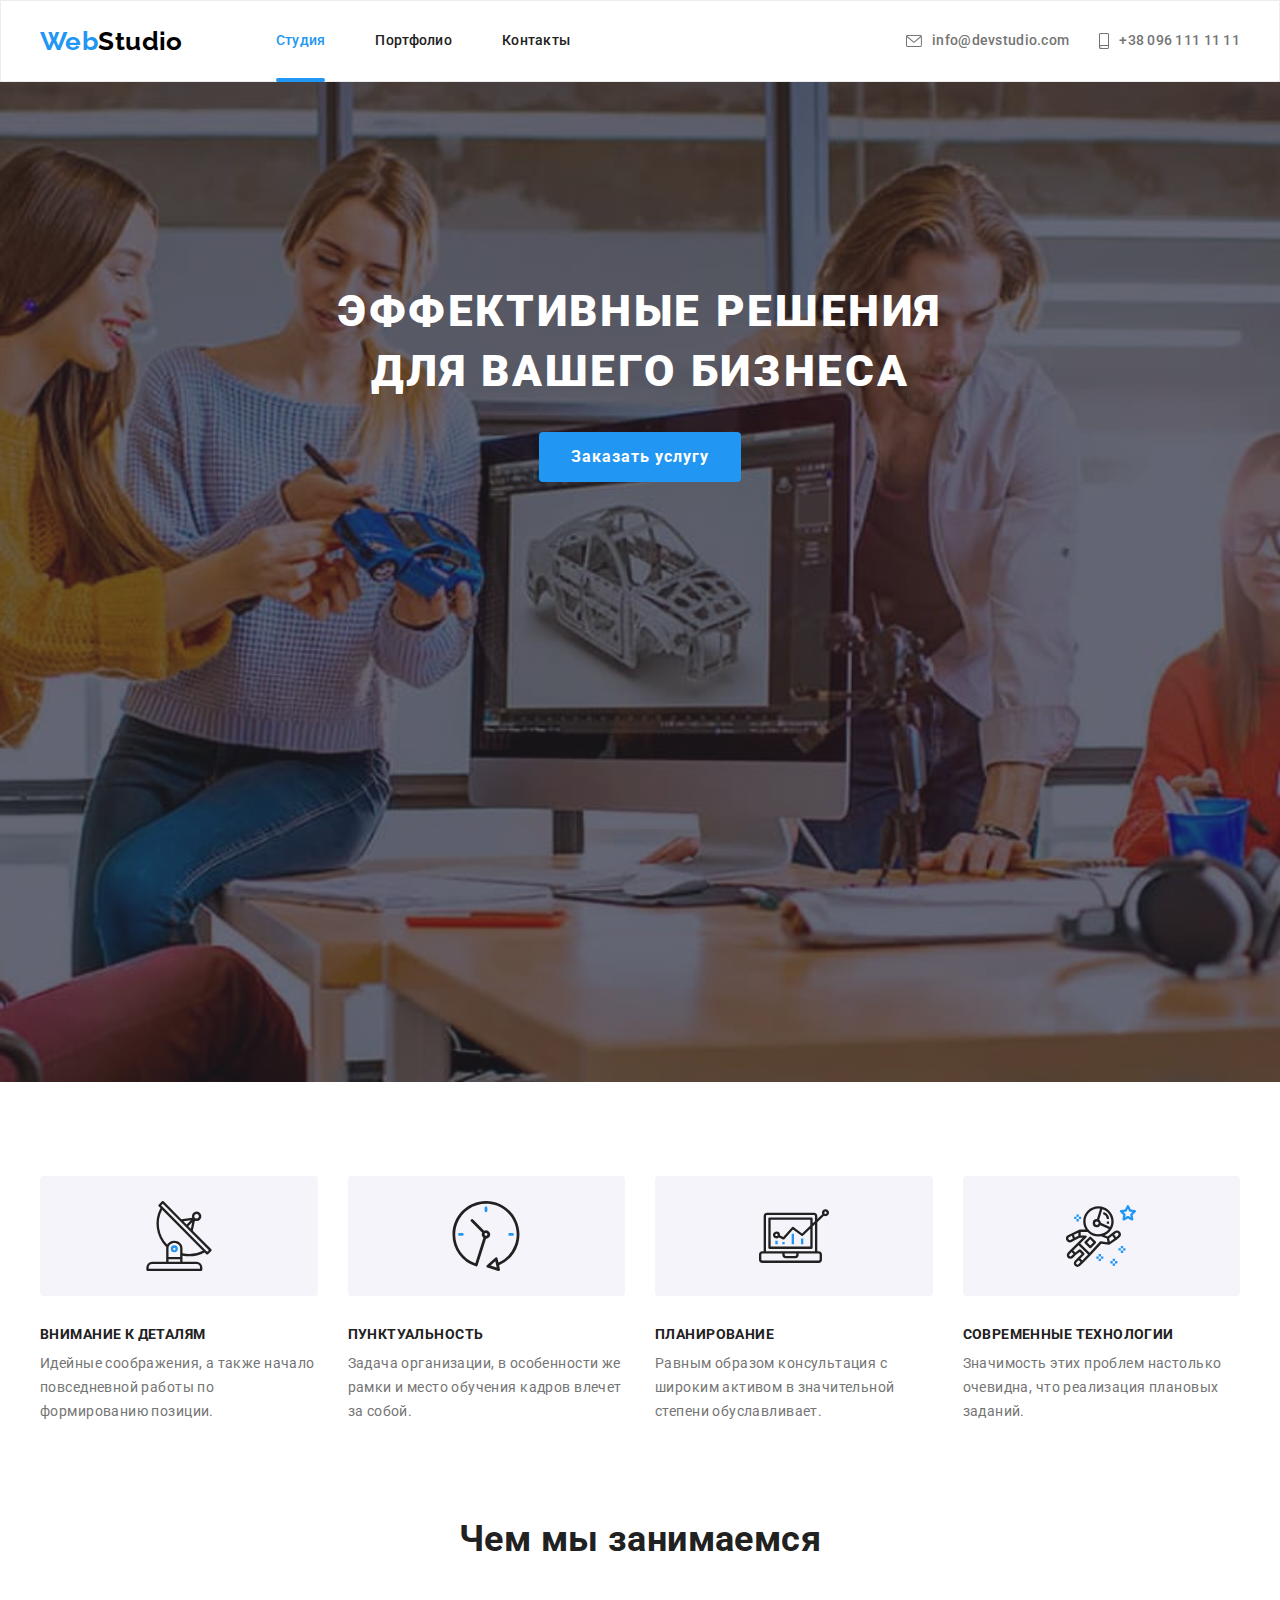
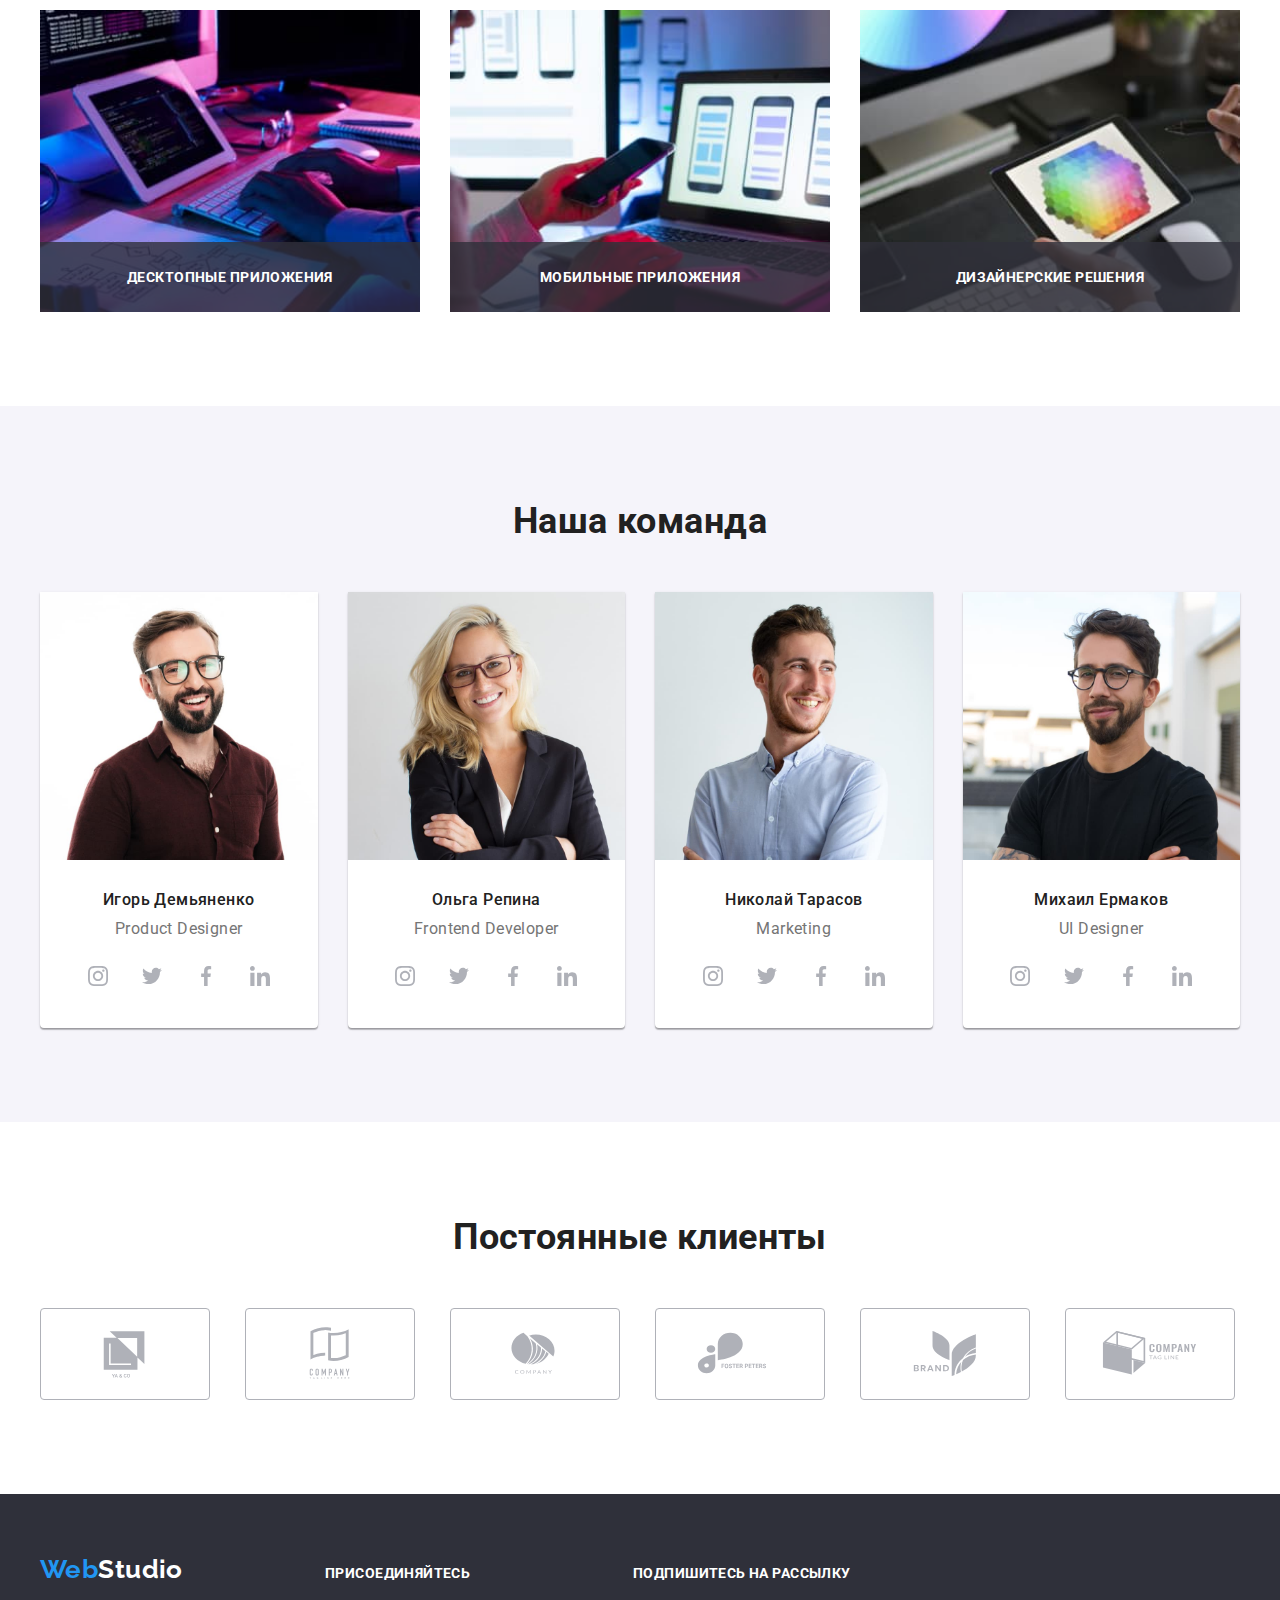
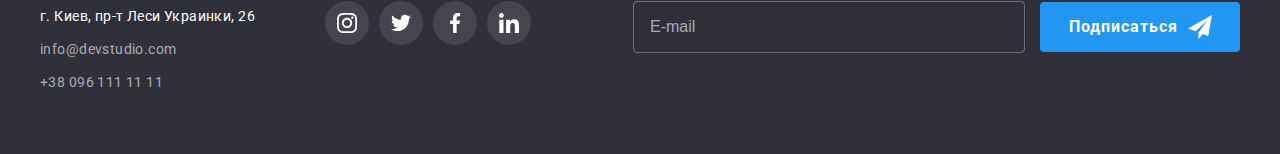
<file: index.html>
<!DOCTYPE html>
<html lang="ru">
<head>
    <meta charset="UTF-8">
    <meta http-equiv="X-UA-Compatible" content="IE=edge">
    <meta name="viewport" content="width=device-width, initial-scale=1.0">
    <title>Homework #2</title>
    <link rel="preconnect" href="https://fonts.googleapis.com">
    <link rel="preconnect" href="https://fonts.gstatic.com" crossorigin>
    <link href="https://fonts.googleapis.com/css2?family=Raleway:wght@700&family=Roboto:wght@400;500;700;900&display=swap" rel="stylesheet" />
    <link rel="stylesheet" href="https://cdnjs.cloudflare.com/ajax/libs/modern-normalize/1.1.0/modern-normalize.min.css" 
    integrity="sha512-wpPYUAdjBVSE4KJnH1VR1HeZfpl1ub8YT/NKx4PuQ5NmX2tKuGu6U/JRp5y+Y8XG2tV+wKQpNHVUX03MfMFn9Q==" 
    crossorigin="anonymous" referrerpolicy="no-referrer" />
    <link rel="stylesheet" href="./css/styles.css" />
</head>
<body>
    <!--Шапка-->
    <header class="header">
        <div class="header-section container">
            <nav class="nav">
                <a href="/" lang="en" class="link logo">
                    Web<span class="logo-header">Studio</span>
                </a>

                <ul class="menu-nav-list list">
                    <li class="menu-nav-item"> <a href="./index.html" class="menu-nav-link link current">Студия</a></li>
                    <li class="menu-nav-item"> <a href="./portfolio.html" class="menu-nav-link link">Портфолио</a></li>
                    <li class="menu-nav-item"> <a href="" class="menu-nav-link link">Контакты</a></li>
                </ul>
            </nav>
            <ul class="contacts-list list">
                <li lang="en" class="contacts-item"><a href="mailto:info@devstudio.com" class="menu-nav-link contacts-link link">
                    <svg class="contacts-icon" width="16" height="12"><use href="images/icons.svg#icon-envelope"></use></svg>
                    <span class="contacts-content">info@devstudio.com</span></a></li>
                <li class="contacts-item"><a href="tel:+380961111111" class="menu-nav-link contacts-link link">
                    <svg class="contacts-icon" width="10" height="16"><use href="images/icons.svg#icon-smartphone"></use></svg>
                    <span class="contacts-content">+38 096 111 11 11</span></a></li>
            </ul>
        </div>
    </header>
    <main>
        <!--Герой-->
        <section class="hero">
            <div class="container">
                <h1 class="hero-title title">Эффективные решения для вашего бизнеса</h1>
                <button type="button" class="hero-button button" data-modal-open>Заказать услугу</button>
            </div>
        </section>
            
        <!--Особенности-->
        <section class="features">
            <div class="container">
            <h2 class="title-hidden">Особенности</h2>
            <ul class="card-set list">
                <li class="features-item item">
                    <h3 class="secondary-title title">Внимание к деталям</h3>
                    <p class="features-text text">Идейные соображения, а также начало повседневной работы по формированию позиции.</p>
                </li>
                <li class="features-item item">
                    <h3 class="secondary-title title">Пунктуальность</h3>
                    <p class="features-text text">Задача организации, в особенности же рамки и место обучения кадров влечет за собой.</p>
                </li>
                <li class="features-item item">
                    <h3 class="secondary-title title">Планирование</h3>
                    <p class="features-text text">Равным образом консультация с широким активом в значительной степени обуславливает.</p>
                </li>
                <li class="features-item item">
                    <h3 class="secondary-title title">Современные технологии</h3>
                    <p class="features-text text">Значимость этих проблем настолько очевидна, что реализация плановых заданий.</p>
                </li>
            </ul>
            </div>
        </section>
        <!--Чем занимаются-->
        <section class="functions section">
            <div class="container">
            <h2 class="section-title title">Чем мы занимаемся</h2>
            <ul class="card-set list">
                <li class="functions-item item">
                    <h3 class="functions-title secondary-title title">Десктопные приложения</h3>
                    <img src="./images/box_1.jpg" alt="программирование" width="370"></li>
                <li class="functions-item item">
                    <h3 class="functions-title secondary-title title">Мобильные приложения</h3>
                    <img src="./images/box_2.jpg" alt="разработка мобильного дизайна" width="370"></li>
                <li class="functions-item item">
                    <h3 class="functions-title secondary-title title">Дизайнерские решения</h3>
                    <img src="./images/box_3.jpg" alt="подбор цветов на палитре" width="370"></li>
            </ul>
            </div>
        </section>
        <!--Команда-->
        <section class="team section">
            <div class="container">
                <h2 class="section-title title">Наша команда</h2>
                <ul class="card-set list">
                    <li class="team-item item">
                        <img src="./images/team_card_1.jpg" alt="Член команды" width="270" class="team-foto">
                            <h3 class="team-name">Игорь Демьяненко</h3>
                            <p lang="en" class="team-text text">Product Designer</p>
                            <ul class="social-list list">
                                <li class="social-item">
                                    <a href="" class="social-link">
                                        <svg class="social-icon" width="20" height="20">
                                            <use href="./images/icons.svg#icon-instagram"></use>
                                        </svg>
                                    </a>
                                </li>
                                <li class="social-item">
                                    <a href="" class="social-link">
                                        <svg class="social-icon" width="20" height="20">
                                            <use href="./images/icons.svg#icon-twitter"></use>
                                        </svg>
                                    </a>
                                </li>
                                <li class="social-item">
                                    <a href="" class="social-link">
                                        <svg class="social-icon" width="20" height="20">
                                            <use href="./images/icons.svg#icon-facebook"></use>
                                        </svg>
                                    </a>
                                </li>
                                <li class="social-item">
                                    <a href="" class="social-link">
                                        <svg class="social-icon" width="20" height="20">
                                            <use href="./images/icons.svg#icon-linkedin"></use>
                                        </svg>
                                    </a>
                                </li>
                            </ul>
                        
                    </li>
                    <li class="team-item item">
                        <img src="./images/team_card_2.jpg" alt="Член команды" width="270" class="team-foto">
                            <h3 class="team-name">Ольга Репина</h3>
                            <p lang="en" class="team-text text">Frontend Developer</p>
                            <ul class="social-list list">
                                <li class="social-item">
                                    <a href="" class="social-link">
                                        <svg class="social-icon" width="20" height="20">
                                            <use href="./images/icons.svg#icon-instagram"></use>
                                        </svg>
                                    </a>
                                </li>
                                <li class="social-item">
                                    <a href="" class="social-link">
                                        <svg class="social-icon" width="20" height="20">
                                            <use href="./images/icons.svg#icon-twitter"></use>
                                        </svg>
                                    </a>
                                </li>
                                <li class="social-item">
                                    <a href="" class="social-link">
                                        <svg class="social-icon" width="20" height="20">
                                            <use href="./images/icons.svg#icon-facebook"></use>
                                        </svg>
                                    </a>
                                </li>
                                <li class="social-item">
                                    <a href="" class="social-link">
                                        <svg class="social-icon" width="20" height="20">
                                            <use href="./images/icons.svg#icon-linkedin"></use>
                                        </svg>
                                    </a>
                                </li>
                            </ul>
                        
                    </li>
                    <li class="team-item item">
                        <img src="./images/team_card_3.jpg" alt="Член команды" width="270" class="team-foto">
                            <h3 class="team-name">Николай Тарасов</h3>
                            <p lang="en" class="team-text text">Marketing</p>
                            <ul class="social-list list">
                                <li class="social-item">
                                    <a href="" class="social-link">
                                        <svg class="social-icon" width="20" height="20">
                                            <use href="./images/icons.svg#icon-instagram"></use>
                                        </svg>
                                    </a>
                                </li>
                                <li class="social-item">
                                    <a href="" class="social-link">
                                        <svg class="social-icon" width="20" height="20">
                                            <use href="./images/icons.svg#icon-twitter"></use>
                                        </svg>
                                    </a>
                                </li>
                                <li class="social-item">
                                    <a href="" class="social-link">
                                        <svg class="social-icon" width="20" height="20">
                                            <use href="./images/icons.svg#icon-facebook"></use>
                                        </svg>
                                    </a>
                                </li>
                                <li class="social-item">
                                    <a href="" class="social-link">
                                        <svg class="social-icon" width="20" height="20">
                                            <use href="./images/icons.svg#icon-linkedin"></use>
                                        </svg>
                                    </a>
                                </li>
                            </ul>
                        
                    </li>
                    <li class="team-item item">
                        <img src="./images/team_card_4.jpg" alt="Член команды" width="270" class="team-foto">
                            <h3 class="team-name">Михаил Ермаков</h3>
                            <p lang="en" class="team-text text">UI Designer</p>
                            <ul class="social-list list">
                                <li class="social-item">
                                    <a href="" class="social-link">
                                        <svg class="social-icon" width="20" height="20">
                                            <use href="./images/icons.svg#icon-instagram"></use>
                                        </svg>
                                    </a>
                                </li>
                                <li class="social-item">
                                    <a href="" class="social-link">
                                        <svg class="social-icon" width="20" height="20">
                                            <use href="./images/icons.svg#icon-twitter"></use>
                                        </svg>
                                    </a>
                                </li>
                                <li class="social-item">
                                    <a href="" class="social-link">
                                        <svg class="social-icon" width="20" height="20">
                                            <use href="./images/icons.svg#icon-facebook"></use>
                                        </svg>
                                    </a>
                                </li>
                                <li class="social-item">
                                    <a href="" class="social-link">
                                        <svg class="social-icon" width="20" height="20">
                                            <use href="./images/icons.svg#icon-linkedin"></use>
                                        </svg>
                                    </a>
                                </li>
                            </ul>
                        
                    </li>
                </ul>
            </div>
        </section>

        <!-- Постоянные клиенты -->
        <section class="clients section">
            <div class="container">
                <h2 class="section-title title">Постоянные клиенты</h2>
                <ul class="card-set list">
                    <li class="clients-item item">
                        <a href="" class="clients-link link">
                            <svg class="clients-icon" width="106" height="60">
                                <use href="./images/icons.svg#icon-logo_company_1"></use>
                            </svg>
                        </a></li>
                    <li class="clients-item item">
                        <a href="" class="clients-link link">
                            <svg class="clients-icon" width="106" height="60">
                                <use href="./images/icons.svg#icon-logo_company_2"></use>
                            </svg>
                        </a></li>
                    <li class="clients-item item">
                        <a href="" class="clients-link link">
                            <svg class="clients-icon" width="106" height="60">
                                <use href="./images/icons.svg#icon-logo_company_3"></use>
                            </svg>
                        </a></li>
                    <li class="clients-item item">
                        <a href="" class="clients-link link">
                            <svg class="clients-icon" width="106" height="60">
                                <use href="./images/icons.svg#icon-logo_company_4"></use>
                            </svg>
                        </a></li>
                    <li class="clients-item item">
                        <a href="" class="clients-link link">
                            <svg class="clients-icon" width="106" height="60">
                                <use href="./images/icons.svg#icon-logo_company_5"></use>
                            </svg>
                        </a></li>
                    <li class="clients-item item">
                        <a href="" class="clients-link link">
                            <svg class="clients-icon" width="106" height="60">
                                <use href="./images/icons.svg#icon-logo_company_6"></use>
                            </svg>
                        </a></li>
                </ul>
            </div>
        </section>
    </main>
    <!--Подвал-->
    <footer class="footer">
        <div class="footer-container container">
            <div class="footer-box">
                <a href="/" lang="en" class="link logo">
                    Web<span class="logo-footer">Studio</span>
                </a>
                <address class="address">
                    <ul class="address-list list">
                        <li class="address-item"><a href="https://goo.gl/maps/B9Vz4qunZjv2nFq8A" target="_blank" rel="noreferrer noopener" class="address-link link adds">г. Киев, пр-т Леси Украинки, 26</a></li>
                        <li lang="en" class="address-item" ><a href="mailto:info@devstudio.com" class="address-link link">info@devstudio.com</a></li>
                        <li class="address-item"><a href="tel:+380961111111" class="address-link link">+38 096 111 11 11</a></li>
                    </ul>  
                </address>
            </div>
            <div class="footer-social footer-box">
                <h3 class="footer-title secondary-title title">присоединяйтесь</h3>
                <ul class="social-list list">
                    <li class="social-item">
                        <a href="" class="social-link">
                            <svg class="social-icon" width="20" height="20">
                                <use href="./images/icons.svg#icon-instagram"></use>
                            </svg>
                        </a>
                    </li>
                    <li class="social-item">
                        <a href="" class="social-link">
                            <svg class="social-icon" width="20" height="20">
                                <use href="./images/icons.svg#icon-twitter"></use>
                            </svg>
                        </a>
                    </li>
                    <li class="social-item">
                        <a href="" class="social-link">
                            <svg class="social-icon" width="20" height="20">
                                <use href="./images/icons.svg#icon-facebook"></use>
                            </svg>
                        </a>
                    </li>
                    <li class="social-item">
                        <a href="" class="social-link">
                            <svg class="social-icon" width="20" height="20">
                                <use href="./images/icons.svg#icon-linkedin"></use>
                            </svg>
                        </a>
                    </li>
                </ul>
            </div>
            <form action="#" class="footer-form">
                <p class="footer-title secondary-title title">Подпишитесь на рассылку</p>
                <input class="footer-form-input" type="email" placeholder="E-mail">
                <button type="submit" class="footer-form-btn hero-button button">Подписаться
                        <svg class="footer-form-icon" width="24" height="24">
                            <use href="./images/icons.svg#icon-send"></use>
                        </svg>
                </button>
            </form>
        </div>
    </footer>

    <!-- Модальное окно -->
    <div class="backdrop is-hidden" data-modal>
        <div class="modal">
            <button type="button" class="btn-close" data-modal-close>
                <svg class="btn-close-icon" width="18" height="18">
                    <use href="./images/icons.svg#icon-close-btn"></use>
                </svg>
            </button>

        <form action="#" class="form">
            <p class="form-title">Оставьте свои данные, мы вам перезвоним</p>
            <div class="form-field">
                <label for="name" class="form-label">Имя</label>
                <input type="text" class="form-input" name="name" id="name">
                    <svg class="form-icon" width="18" height="18">
                        <use href="./images/icons.svg#icon-person"></use>
                    </svg>
            </div>

            <div class="form-field">
                <label for="tel" class="form-label">Телефон</label>
                <input type="tel" class="form-input" name="tel" id="tel">
                    <svg class="form-icon" width="18" height="18">
                        <use href="./images/icons.svg#icon-phone"></use>
                    </svg>
            </div>

            <div class="form-field">
                <label for="mail" class="form-label">Почта</label>
                <input type="email" class="form-input" name="mail" id="mail">
                    <svg class="form-icon" width="18" height="18">
                        <use href="./images/icons.svg#icon-email"></use>
                    </svg>
            </div>

            <div class="form-field comment">
                <label for="comment" class="form-label">Комментарий</label>
                <textarea class="form-comment" name="comment" id="comment" rows="10" placeholder="Введите текст"></textarea>
            </div>

            <label class="form-policy">
                <input class="checkbox" type="checkbox" name="policy">
                <span class="checkbox-icon">
                </span>
                Соглашаюсь с рассылкой и принимаю <a href="">Условия договора</a>
            </label>
            
            <button type="submit" class="form-btn hero-button button">Отправить</button>
        </form>
        </div>
    </div>

    <script src="./js/modal.js"></script>
    
</body>
</html>
</file>
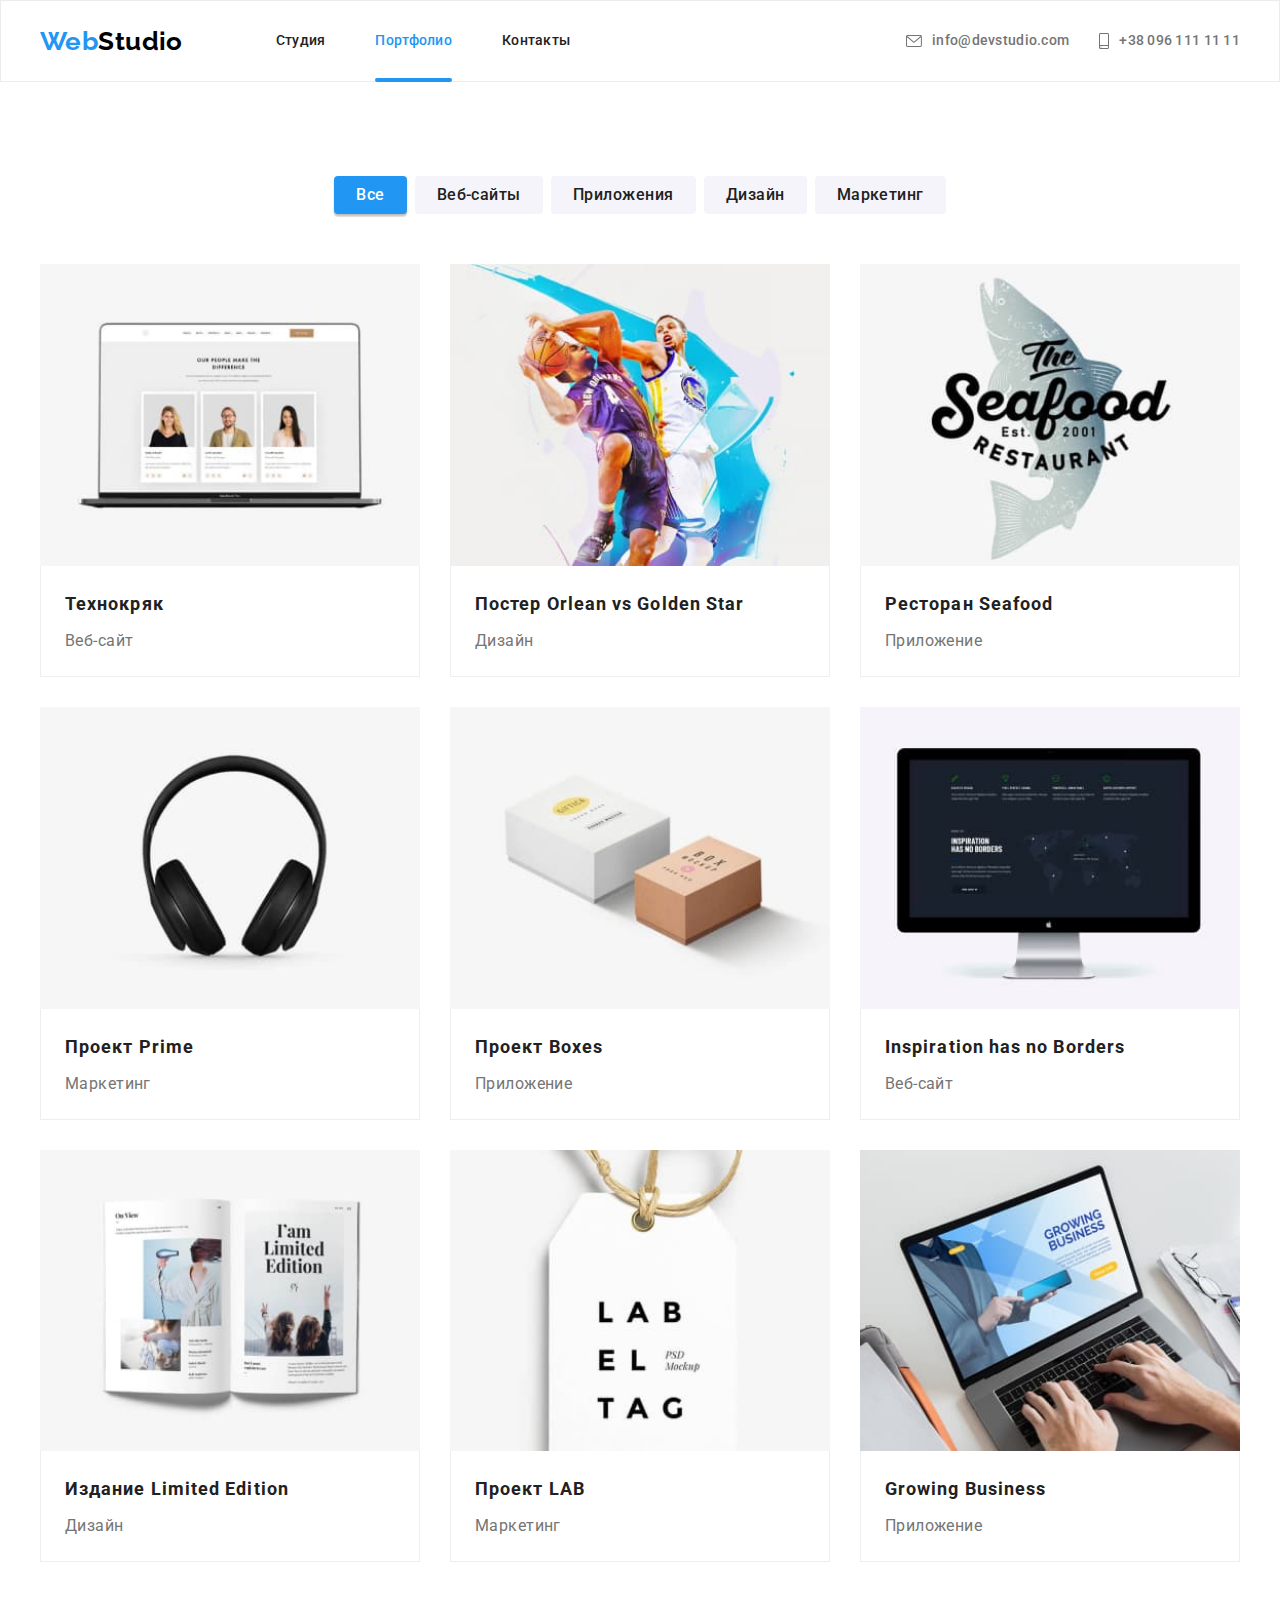
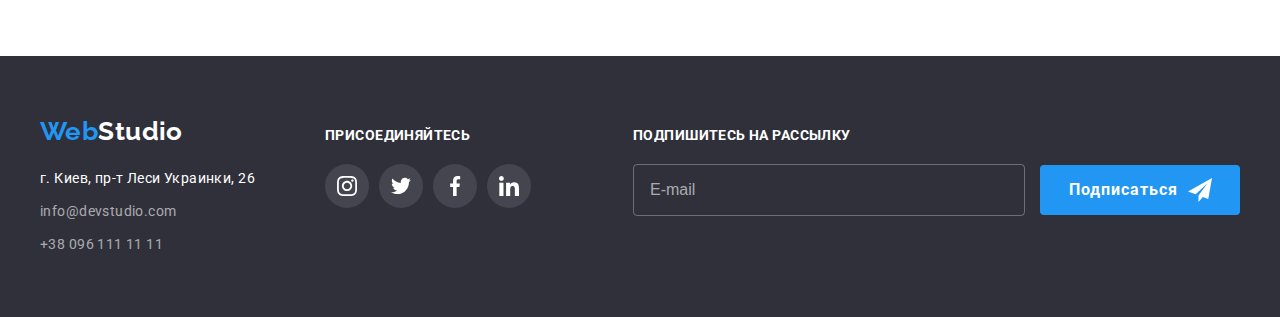
<file: portfolio.html>
<!DOCTYPE html>
<html lang="ru">
<head>
    <meta charset="UTF-8">
    <meta http-equiv="X-UA-Compatible" content="IE=edge">
    <meta name="viewport" content="width=device-width, initial-scale=1.0">
    <title>Homework #2.1</title>
    <link rel="preconnect" href="https://fonts.googleapis.com">
    <link rel="preconnect" href="https://fonts.gstatic.com" crossorigin>
    <link href="https://fonts.googleapis.com/css2?family=Raleway:wght@700&family=Roboto:wght@400;500;700;900&display=swap" rel="stylesheet">
    <link rel="stylesheet" href="https://cdnjs.cloudflare.com/ajax/libs/modern-normalize/1.1.0/modern-normalize.min.css" 
    integrity="sha512-wpPYUAdjBVSE4KJnH1VR1HeZfpl1ub8YT/NKx4PuQ5NmX2tKuGu6U/JRp5y+Y8XG2tV+wKQpNHVUX03MfMFn9Q==" 
    crossorigin="anonymous" referrerpolicy="no-referrer" />    
    <link rel="stylesheet" href="./css/styles.css" />
</head>
<body>
    <!--Шапка-->
    <header class="header">
      <div class="header-section container">
      <nav class="nav">
          <a href="/" lang="en" class="link logo">
              Web<span class="logo-header">Studio</span>
          </a>

          <ul class="menu-nav-list list">
              <li class="menu-nav-item"> <a href="./index.html" class="menu-nav-link link">Студия</a></li>
              <li class="menu-nav-item"> <a href="./portfolio.html" class="menu-nav-link link current">Портфолио</a></li>
              <li class="menu-nav-item"> <a href="" class="menu-nav-link link">Контакты</a></li>
          </ul>
      </nav>
      <ul class="contacts-list list">
        <li lang="en" class="contacts-item"><a href="mailto:info@devstudio.com" class="menu-nav-link contacts-link link">
            <svg class="contacts-icon" width="16" height="12"><use href="images/icons.svg#icon-envelope"></use></svg>
            <span class="contacts-content">info@devstudio.com</span></a></li>
        <li class="contacts-item"><a href="tel:+380961111111" class="menu-nav-link contacts-link link">
            <svg class="contacts-icon" width="10" height="16"><use href="images/icons.svg#icon-smartphone"></use></svg>
            <span class="contacts-content">+38 096 111 11 11</span></a></li>
    </ul>
      </div>
    </header>
    <main>
        <section class="portfolio section">
          <div class="container">
            <h1 class="title-hidden">Портфолио</h1>

            <!-- Фильтр -->
            <h2 class="title-hidden">Фильтр проектов</h2>
            <ul class="filter-list list">
              <li class="filter-item"><button type="button" class="filter-button button current-btn">Все</button></li>
              <li class="filter-item"><button type="button" class="filter-button button">Веб-сайты</button></li>
              <li class="filter-item"><button type="button" class="filter-button button">Приложения</button></li>
              <li class="filter-item"><button type="button" class="filter-button button">Дизайн</button></li>
              <li class="filter-item"><button type="button" class="filter-button button">Маркетинг</button></li>
            </ul>

            <!-- Примеры проектов -->
            <h2 class="title-hidden">Примеры проектов</h2>
            <ul class="card-set list">
              <li class="project-item item">
                <a href="" class="project-link link" target="_blank" rel="noreferrer noopener">
                  <div class="project-thumb">
                      <p class="project-thumb-text">Технокряк это современная площадка распространения коронавируса. Компании используют эту платформу для цифрового шпионажа и атак на защищённые сервера конкурентов.</p>
                    <img src="./images/project_1.jpg" alt="Ноутбук" width="370">
                  </div>
                  <div class="project-caption">
                    <h3 class="project-title title">Технокряк</h3>
                    <p class="project-text text">Веб-сайт</p>
                  </div>
                </a>
              </li>
              <li class="project-item item">
                <a href="" class="project-link link" target="_blank" rel="noreferrer noopener">
                  <div class="project-thumb">
                      <p class="project-thumb-text">Технокряк это современная площадка распространения коронавируса. Компании используют эту платформу для цифрового шпионажа и атак на защищённые сервера конкурентов.</p>
                    <img src="./images/project_2.jpg" alt="Баскетболисты" width="370">
                  </div>
                  <div class="project-caption">
                    <h3 class="project-title title">Постер <span lang="en">Orlean vs Golden Star</span></h3>
                    <p class="project-text text">Дизайн</p>
                  </div>
                </a>
              </li>
              <li class="project-item item">
                <a href="" class="project-link link" target="_blank" rel="noreferrer noopener">
                  <div class="project-thumb">
                      <p class="project-thumb-text">Технокряк это современная площадка распространения коронавируса. Компании используют эту платформу для цифрового шпионажа и атак на защищённые сервера конкурентов.</p>
                    <img src="./images/project_3.jpg" alt="Логотип ресторана" width="370">
                  </div>
                  <div class="project-caption">
                    <h3 class="project-title title">Ресторан <span lang="en">Seafood</span></h3>
                    <p class="project-text text">Приложение</p>
                  </div>
                </a>
              </li>
              <li class="project-item item">
                <a href="" class="project-link link" target="_blank" rel="noreferrer noopener">
                  <div class="project-thumb">
                      <p class="project-thumb-text">Технокряк это современная площадка распространения коронавируса. Компании используют эту платформу для цифрового шпионажа и атак на защищённые сервера конкурентов.</p>
                    <img src="./images/project_4.jpg" alt="Наушники" width="370">
                  </div>
                  <div class="project-caption">
                    <h3 class="project-title title">Проект <span lang="en">Prime</span></h3>
                    <p class="project-text text">Маркетинг</p>
                  </div>
                </a>
              </li>
              <li class="project-item item">
                <a href="" class="project-link link" target="_blank" rel="noreferrer noopener">
                  <div class="project-thumb">
                      <p class="project-thumb-text">Технокряк это современная площадка распространения коронавируса. Компании используют эту платформу для цифрового шпионажа и атак на защищённые сервера конкурентов.</p>
                    <img src="./images/project_5.jpg" alt="Две коробки" width="370">
                  </div>
                  <div class="project-caption">
                    <h3 class="project-title title">Проект <span lang="en">Boxes</span></h3>
                    <p class="project-text text">Приложение</p>
                  </div>
                </a>
              </li>
              <li class="project-item item">
                <a href="" class="project-link link" target="_blank" rel="noreferrer noopener">
                  <div class="project-thumb">
                      <p class="project-thumb-text">Технокряк это современная площадка распространения коронавируса. Компании используют эту платформу для цифрового шпионажа и атак на защищённые сервера конкурентов.</p>
                    <img src="./images/project_6.jpg" alt="Монитор" width="370">
                  </div>
                  <div class="project-caption">
                    <h3 class="project-title title" lang="en">Inspiration has no Borders</h3>
                    <p class="project-text text">Веб-сайт</p>
                  </div>
                </a>
              </li>
              <li class="project-item item">
                <a href="" class="project-link link" target="_blank" rel="noreferrer noopener">
                  <div class="project-thumb">
                      <p class="project-thumb-text">Технокряк это современная площадка распространения коронавируса. Компании используют эту платформу для цифрового шпионажа и атак на защищённые сервера конкурентов.</p>
                    <img src="./images/project_7.jpg" alt="Журнал" width="370">
                  </div>
                    <div class="project-caption">
                    <h3 class="project-title title">Издание <span lang="en">Limited Edition</span></h3>
                    <p class="project-text text">Дизайн</p>
                  </div>
                </a>
              </li>
              <li class="project-item item">
                <a href="" class="project-link link" target="_blank" rel="noreferrer noopener">
                  <div class="project-thumb">
                      <p class="project-thumb-text">Технокряк это современная площадка распространения коронавируса. Компании используют эту платформу для цифрового шпионажа и атак на защищённые сервера конкурентов.</p>
                    <img src="./images/project_8.jpg" alt="Бирка" width="370">
                  </div>
                  <div class="project-caption">
                    <h3 class="project-title title">Проект <span lang="en">LAB</span></h3>
                    <p class="project-text text">Маркетинг</p>
                  </div>
                </a>
              </li>
              <li class="project-item item">
                <a href="" class="project-link link" target="_blank" rel="noreferrer noopener">
                  <div class="project-thumb">
                      <p class="project-thumb-text">Технокряк это современная площадка распространения коронавируса. Компании используют эту платформу для цифрового шпионажа и атак на защищённые сервера конкурентов.</p>
                    <img src="./images/project_9.jpg" alt="Ноутбук" width="370">
                  </div>
                  <div class="project-caption">
                    <h3 class="project-title title" lang="en">Growing Business</h3>
                    <p class="project-text text">Приложение</p>
                  </div>
                </a>
              </li>
            </ul>
          </div>
        </section>
    </main>
    <!--Подвал-->
    <footer class="footer">
      <div class="footer-container container">
          <div class="footer-box">
              <a href="/" lang="en" class="link logo">
                  Web<span class="logo-footer">Studio</span>
              </a>
              <address class="address">
                  <ul class="address-list list">
                      <li class="address-item"><a href="https://goo.gl/maps/B9Vz4qunZjv2nFq8A" target="_blank" rel="noreferrer noopener" class="address-link link adds">г. Киев, пр-т Леси Украинки, 26</a></li>
                      <li lang="en" class="address-item" ><a href="mailto:info@devstudio.com" class="address-link link">info@devstudio.com</a></li>
                      <li class="address-item"><a href="tel:+380961111111" class="address-link link">+38 096 111 11 11</a></li>
                  </ul>  
              </address>
          </div>
          <div class="footer-social footer-box">
              <h3 class="footer-title secondary-title title">присоединяйтесь</h3>
              <ul class="social-list list">
                  <li class="social-item">
                      <a href="" class="social-link">
                          <svg class="social-icon" width="20" height="20">
                              <use href="./images/icons.svg#icon-instagram"></use>
                          </svg>
                      </a>
                  </li>
                  <li class="social-item">
                      <a href="" class="social-link">
                          <svg class="social-icon" width="20" height="20">
                              <use href="./images/icons.svg#icon-twitter"></use>
                          </svg>
                      </a>
                  </li>
                  <li class="social-item">
                      <a href="" class="social-link">
                          <svg class="social-icon" width="20" height="20">
                              <use href="./images/icons.svg#icon-facebook"></use>
                          </svg>
                      </a>
                  </li>
                  <li class="social-item">
                      <a href="" class="social-link">
                          <svg class="social-icon" width="20" height="20">
                              <use href="./images/icons.svg#icon-linkedin"></use>
                          </svg>
                      </a>
                  </li>
              </ul>
          </div>
          <form action="#" class="footer-form">
              <p class="footer-title secondary-title title">Подпишитесь на рассылку</p>
              <input class="footer-form-input" type="email" placeholder="E-mail">
              <button type="submit" class="footer-form-btn hero-button button">Подписаться
                      <svg class="footer-form-icon" width="24" height="24">
                          <use href="./images/icons.svg#icon-send"></use>
                      </svg>
              </button>
          </form>
      </div>
  </footer>
    
</body>
</html>
</file>
<file: css/styles.css>
/* цвет заголовков #212121 */
/* цвет текста #757575 */
/* белый  #FFFFFF */
/* акцент #2196F3*/

:root {
    --primary-text-color: #757575;
    --title-text-color: #212121;
    --accent-color: #2196F3;
    --primery-bg-color: #FFFFFF;
    --secondary-bg-color: #2F303A;
    --additional-bg-color: #F5F4FA;
    --header-logo-color: #000;
    --social-icon-color: #AFB1B8;
    --overlay-color: rgba(33, 150, 243, 0.9);
    --functions-bg-color: rgba(47, 48, 58, 0.8);
    --gradient-color: rgba(47, 48, 58, 0.4);
    --address-color: rgba(255, 255, 255, 0.6);
    --social-link-bg-color: rgba(255, 255, 255, 0.1);
    --backdrop-bg-color: rgba(0, 0, 0, 0.2);
    --textarea-color: rgba(117, 117, 117, 0.5);
    --form-border-color: rgba(33, 33, 33, 0.2);
    --card-gap: 30px;
    --card-item: 3;
    --timing-function: cubic-bezier(0.4, 0, 0.2, 1);
    --transit-time: 250ms;
} 

/* Reset */

p, h1, h2, h3 {
    margin: 0;
}

.link {
    display: block;
    text-decoration: none;
    color: inherit;
}
 
.list {
    list-style: none;
    padding: 0;
    margin: 0;
}

img {
    display: block;
    width: 100%;
    height: auto;
}

input,
textarea {
    outline: none;
}

body {
    margin: 0;
    color: var(--primary-text-color);
    background-color: var(--primery-bg-color);
    font-family: 'Roboto', sans-serif;
    font-style: normal;
    font-weight: 400;
    font-size: 14px;
    line-height: 1.71;
    letter-spacing: 0.03em;
}

.title {
    color: var(--title-text-color);
    padding: 0;
    margin: 0;

}

.title-hidden {
    position: absolute;
    white-space: nowrap;
    width: 1px;
    height: 1px;
    margin: -1px;
    padding: 0;
    overflow: hidden;
    border: 0;
    clip: rect(0 0 0 0);
    clip-path: inset(50%);
}

.button {
    font-family: inherit;
    cursor: pointer;
    border-radius: 4px;
    border-width: 0;
} 

.container {
    margin-left: auto;
    margin-right: auto;
    width: 1200px;
    padding-left: 15px;
    padding-right: 15px;
}



/* -------- Header ------- */

.header {
    border: 1px solid #ECECEC;
}

.header-section {
    display: flex;
    align-items: center;
}

.nav,
.contacts-list,
.menu-nav-list {
    display: flex;
    align-items: center;
}

/* Logo */

.logo {
    color: var(--accent-color);
    font-family: "Raleway", sans-serif;
    font-weight: 700;
    font-size: 26px;
    line-height: 1.19;
}

.logo-header {
    color: var(--header-logo-color);
}

.logo-footer {
    color: var(--primery-bg-color);
}

/* navigation */

.menu-nav-list {
    margin-left: 93px;
    color: var(--title-text-color);
}

.menu-nav-item:not(:last-child) {
    margin-right: 50px;
}

.menu-nav-link {
    position: relative;
    padding-top: 32px;
    padding-bottom: 32px;
    font-weight: 500;
    font-size: 14px;
    line-height: 1.14;
    letter-spacing: 0.02em;
    transition: color var(--transit-time) var(--timing-function);
}

.menu-nav-link.current::after {
    position: absolute;
    display: block;
    left: 0;
    bottom: -1px;
    content: "";
    height: 4px;
    width: 100%;
    background-color: currentColor;
    border-radius: 2px;
}

.menu-nav-link:hover, 
.menu-nav-link:focus,
.menu-nav-link.current {
    color: var(--accent-color);
}

/* contacts header*/

.contacts-list {
    margin-left: auto;
} 

.contacts-item:not(:last-child) {
    margin-right: 30px;
}

.contacts-link {
    display: flex;
    align-items: center;
}

.contacts-icon {
    margin-right: 10px;
    fill: currentColor;
}

/* Section hero */

.hero {
    padding-top: 200px;
    padding-bottom: 200px;
    text-align: center;
    max-width: 1600px;
    height: 600px;
    margin-left: auto;
    margin-right: auto;
    background-color: var(--secondary-bg-color);
    background-image: 
    linear-gradient(var(--gradient-color), var(--gradient-color)),
    url('../images/overlay_img.jpg');
    background-repeat: no-repeat;
    background-position: center;
    background-size: cover;
}
.hero-title {
    max-width: 696px;
    margin-bottom: 30px;
    margin-right: auto;
    margin-left: auto;
    color: var(--primery-bg-color);
    font-weight: 900;
    font-size: 44px;
    line-height: 1.36;
    letter-spacing: 0.06em;
    text-transform: uppercase;
}
.hero-button {
    padding: 10px 32px;
    color: var(--primery-bg-color);
    background-color: var(--accent-color);
    font-weight: 700;
    font-size: 16px;
    line-height: 1.87;
    align-items: center;
    letter-spacing: 0.06em;
    transition: background-color var(--transit-time) var(--timing-function);
}
.hero-button:hover,
.hero-button:focus {
    background-color: #188CE8;   
}

/* Section features */

.features {
    padding-top: 94px;
    --card-item: 4;
}

.features-item::before {
    display: block;
    content: "";
    height: 120px;
    border-radius: 4px;
    margin-bottom: var(--card-gap);
    background-size: 70px;
    background-repeat: no-repeat;
    background-position: center;
    background-color: var(--additional-bg-color);
}

.features-item:nth-child(1)::before {
    background-image: url('../images/antenna.svg');
}
.features-item:nth-child(2)::before {
    background-image: url('../images/clock.svg');
}
.features-item:nth-child(3)::before {
    background-image: url('../images/diagram.svg');
}
.features-item:nth-child(4)::before {
    background-image: url('../images/astronaut.svg');
}

.card-set {
    display: flex;
    flex-wrap: wrap;
    margin-top: calc(-1 * var(--card-gap));
    margin-left: calc(-1 * var(--card-gap));
}

.item {
    flex-basis: calc(100% / var(--card-item) - var(--card-gap));
    margin-top: var(--card-gap);
    margin-left: var(--card-gap);
} 

.secondary-title {
    margin-bottom: 10px;
    font-size: 14px;
    line-height: 1.17;
    text-transform: uppercase;
}

/* Section functions */

.section {
    padding-top: 94px;
    padding-bottom: 94px;
}

.section-title {
    margin-bottom: 50px;
    font-size: 36px;
    line-height: 1.17;
    text-align: center;
}

.functions-item {
    position: relative;
}

.functions-title {
    position: absolute;
    bottom: 0;
    margin-bottom: 0;
    text-align: center;
    padding: 27px 0;
    width: 100%;
    color: var(--primery-bg-color);
    background-color: var(--functions-bg-color);
}


/* Section team */ 

.team {
    background-color: var(--additional-bg-color);
    --card-item: 4;
}

.team-item {
    background-color: var(--primery-bg-color);
    padding-bottom: 30px;
    box-shadow: 0px 1px 3px rgba(0, 0, 0, 0.12), 0px 1px 1px rgba(0, 0, 0, 0.14), 0px 2px 1px rgba(0, 0, 0, 0.2);
    border-radius: 0px 0px 4px 4px;
}

.team-foto {
    margin-bottom: var(--card-gap);
}

.team-name {
    margin-bottom: 10px;
    color: var(--title-text-color);
    font-weight: 500;
}

.team-text,
.team-name {
    font-size: 16px;
    line-height: 1.19;
    text-align: center;
}

.social-list {
    display: flex;
    justify-content: center;
    margin-top: 16px;
}

.social-item:not(:last-child) {
    margin-right: 10px;
}

.social-link {
    display: flex;
    justify-content: center;
    align-items: center;
    width: 44px;
    height: 44px;
    border-radius: 50%;
    background-color: var(--primery-bg-color);
    color: var(--social-icon-color);
    transition: background-color var(--transit-time) var(--timing-function),
    color var(--transit-time) var(--timing-function);
}

.social-icon {
    fill: currentColor;
}

.social-link:hover,
.social-link:focus {
    background-color: var(--accent-color);
    color: var(--primery-bg-color);
}


/* Section clients */

.clients {
    --card-item: 6; 
}

.clients-link {
    display: flex;
    justify-content: center;
    align-items: center;
    width: 170px;
    height: 92px;
    border: 1px solid var(--social-icon-color);
    box-sizing: border-box;
    border-radius: 4px;
    color: var(--social-icon-color);
    transition: border-color var(--transit-time) var(--timing-function),
    color var(--transit-time) var(--timing-function);
}

.clients-icon {
    fill: currentColor;
}

.clients-link:hover,
.clients-link:focus {
    border-color: var(--accent-color);
    color: var(--accent-color);
}


/*--- footer ---*/

.footer {
    padding-top: 60px;
    padding-bottom: 60px;
    background-color: var(--secondary-bg-color);
}

.footer-container {
    display: flex;
    align-items: baseline;
}

.footer-box + .footer-box {
    margin-left: 70px;
}

.footer .logo {
    display: block;
    margin-bottom: 20px;
}
.address {
    font-style: normal;
    font-size: 14px;
    line-height: 1.71;
}
.address-item:not(:last-child) {
    margin-bottom: 9px;
}
.address-link {
    color: var(--address-color);
    transition: color var(--transit-time) var(--timing-function);
}
.address-link.adds {
    color: var(--primery-bg-color);
}
.address-link:hover, 
.address-link:focus {
    color: var(--accent-color);
}

.footer-title {
    font-weight: 700;
    color: var(--primery-bg-color);
    margin-bottom: 20px;
}

.footer-social .social-link {
    background-color: var(--social-link-bg-color);
    color: var(--primery-bg-color);
    transition: background-color var(--transit-time) var(--timing-function);
}

.footer-social .social-link:hover,
.footer-social .social-link:focus {
    background-color: var(--accent-color);
}

/* footer-form */

.footer-form {
    margin-left: auto;
}

.footer-form-input::placeholder,
.footer-form-input {
    font-size: 16px;
    line-height: 1.25;
    color: var(--address-color);
}

.footer-form-input {
    min-width: 358px;
    padding: 15px 16px;
    border: 1px solid rgba(255, 255, 255, 0.3);
    border-radius: 4px;
    background-color: inherit;
    color: var(--primery-bg-color);
    transition: border var(--transit-time) var(--timing-function);
}

.footer-form-input:focus,
.footer-form-input:hover {
    border: 1px solid var(--accent-color);
}

.footer-form-btn {
    position: relative;
    margin-left: 12px;
    padding-left: 29px;
    padding-right: 62px;
}

.footer-form-icon {
    position: absolute;
    top: 50%;
    transform: translateY(-50%);
    margin-left: 10px;
}

/*--- modal window ---*/

.backdrop {
    position: fixed;
    top: 0;
    left: 0;
    width: 100%;
    height: 100%;
    background-color: var(--backdrop-bg-color);

    transition: visibility var(--transit-time) var(--timing-function),
    opacity var(--transit-time) var(--timing-function);
} 

.backdrop.is-hidden {
    visibility: hidden;
    opacity: 0;
    pointer-events: none;
}

.backdrop.is-hidden .modal {
    transform: translate(-50%, -50%) scale(1.1);
}

.modal,
.btn-close-icon {
    position: absolute;
    top: 50%;
    left: 50%;
}

.modal {
    width: 528px;
    min-height: 581px;
    padding: 40px;
    background-color: var(--primery-bg-color);
    border-radius: 4px;

    transform: translate(-50%, -50%) scale(1);
    transition: transform var(--transit-time) var(--timing-function);
}

.btn-close {
    position: absolute;
    top: 8px;
    right: 8px;
    width: 30px;
    height: 30px;
    padding: 0;
    margin-left: auto;
    background-color: var(--primery-bg-color);
    border: 1px solid rgba(0, 0, 0, 0.1);
    border-radius: 50%;
    color: var(--header-logo-color);
    transition: border-color var(--transit-time) var(--timing-function),
    color var(--transit-time) var(--timing-function);
}

.btn-close-icon {
    fill: currentColor;
    transform: translate(-50%, -50%); 
} 

.btn-close:hover,
.btn-close:focus {
    color: var(--accent-color);
}

/* Forma */

.form-title {
    margin-bottom: 12px;
    font-weight: 700;
    font-size: 20px;
    line-height: 1.15;
    text-align: center;
    color: var(--title-text-color);
}

.form-field {
    position: relative;
    display: flex;
    flex-direction: column;
    margin-bottom: 10px;
}

.form-label {
    margin-bottom: 4px;
    font-size: 12px;
    line-height: 1.17;
    letter-spacing: 0.01em;
}

.form-input {
    padding: 12px 11px 12px 42px;
    border: 1px solid var(--form-border-color);
    border-radius: 4px;
    transition: border var(--transit-time) var(--timing-function);
}

.form-input:focus,
.form-input:hover {
    border: 1px solid var(--accent-color);
}

.form-input:focus + .form-icon,
.form-input:hover + .form-icon {
    color: var(--accent-color);
}

.form-icon {
    position: absolute;
    top: 50%;
    left: 12px;
    display: inline-block;
    color: var(--title-text-color);
    fill: currentColor;
    transition: color var(--transit-time) var(--timing-function);
}

.form-field.comment {
    margin-bottom: 20px;
}

.form-comment::placeholder {
    font-size: 14px;
    line-height: 1.14;
    letter-spacing: 0.01em;
    color: var(--textarea-color);
}

.form-comment {
    resize: none;
    padding: 12px 16px;
    border: 1px solid var(--form-border-color);
    border-radius: 4px;
    transition: border var(--transit-time) var(--timing-function);
}

.form-comment:focus,
.form-comment:hover {
    border: 1px solid var(--accent-color); 
}

.form-policy {
    display: flex;
    justify-content: center;
    align-items: center;
    margin-bottom: 30px;
}

.checkbox {
    position: absolute;
    width: 1px;
    height: 1px;
    margin: -1px;
    border: 0;
    padding: 0;
    clip: rect(0 0 0 0);
    overflow: hidden;
}

.checkbox-icon {
    display: inline-block;
    width: 16px;
    height: 15px;
    border: 2px solid var(--title-text-color);
    border-radius: 2px;
    margin-right: 7px;
    transition: border var(--transit-time) var(--timing-function);
}

.checkbox:checked + .checkbox-icon {
    background-image: url(../images/icon-check.svg);
    background-size: contain;
    background-color: #fff;
    background-origin: border-box;
    border: 2px solid var(--accent-color);
}

.checkbox:focus + .checkbox-icon,
.checkbox:hover + .checkbox-icon {
    border: 2px solid var(--accent-color);
}

.form-policy a {
    margin-left: 5px;
    color: var(--accent-color);
}

.form-btn {
    display: block;
    margin-left: auto;
    margin-right: auto;
    padding-left: 56px;
    padding-right: 55px;
    
}


/*-------------- Page portfolio ------------ */

/* filter */

.filter-list {
    display: flex;
    justify-content: center;
    margin-bottom: 50px;
}

.filter-item:not(:last-child) {
    margin-right: 8px;
}
    
.filter-button {
    padding: 6px 22px;
    color: var(--title-text-color);
    background-color: var(--additional-bg-color);
    font-weight: 500;
    font-size: 16px;
    line-height: 1.62;
    text-align: center;
    letter-spacing: 0.03em;
    transition: background-color var(--transit-time) var(--timing-function),
    color var(--transit-time) var(--timing-function),
    box-shadow var(--transit-time) var(--timing-function);
}

.filter-button:hover,
.filter-button:focus,
.current-btn {
    color: var(--primery-bg-color);
    background-color: var(--accent-color);
    box-shadow: 0px 3px 1px rgba(0, 0, 0, 0.1), 0px 1px 2px rgba(0, 0, 0, 0.08), 0px 2px 2px rgba(0, 0, 0, 0.12);
}

/* project */

.project-thumb {
    position: relative;
    overflow: hidden;
}


.project-link:hover .project-thumb-text,
.project-link:focus .project-thumb-text {
    transform: translateY(0);
}

.project-thumb-text {
    position: absolute;
    top: 0;
    left: 0;
    height: 100%;
    padding: 63px 24px;
    
    background-color: var(--overlay-color);
    color: var(--primery-bg-color);
    font-size: 18px;
    line-height: 1.56;

    transform: translateY(100%);
    transition: transform var(--transit-time) var(--timing-function);
}


.project-caption {
    padding: 20px 24px;
    border: 1px solid #EEEEEE;
    border-top: 0;
}

.project-title {
    font-size: 18px;
    line-height: 2;
    letter-spacing: 0.06em;   
} 

.project-text {
    margin-top: 4px;
    color: inherit;
    font-size: 16px;
    line-height: 1.87;
}

.project-link {
    transition: box-shadow var(--transit-time) var(--timing-function);
}

.project-link:hover,
.project-link:focus {
    box-shadow: 0px 1px 1px rgba(0, 0, 0, 0.12), 0px 4px 4px rgba(0, 0, 0, 0.06), 1px 4px 6px rgba(0, 0, 0, 0.16);
}
</file>
